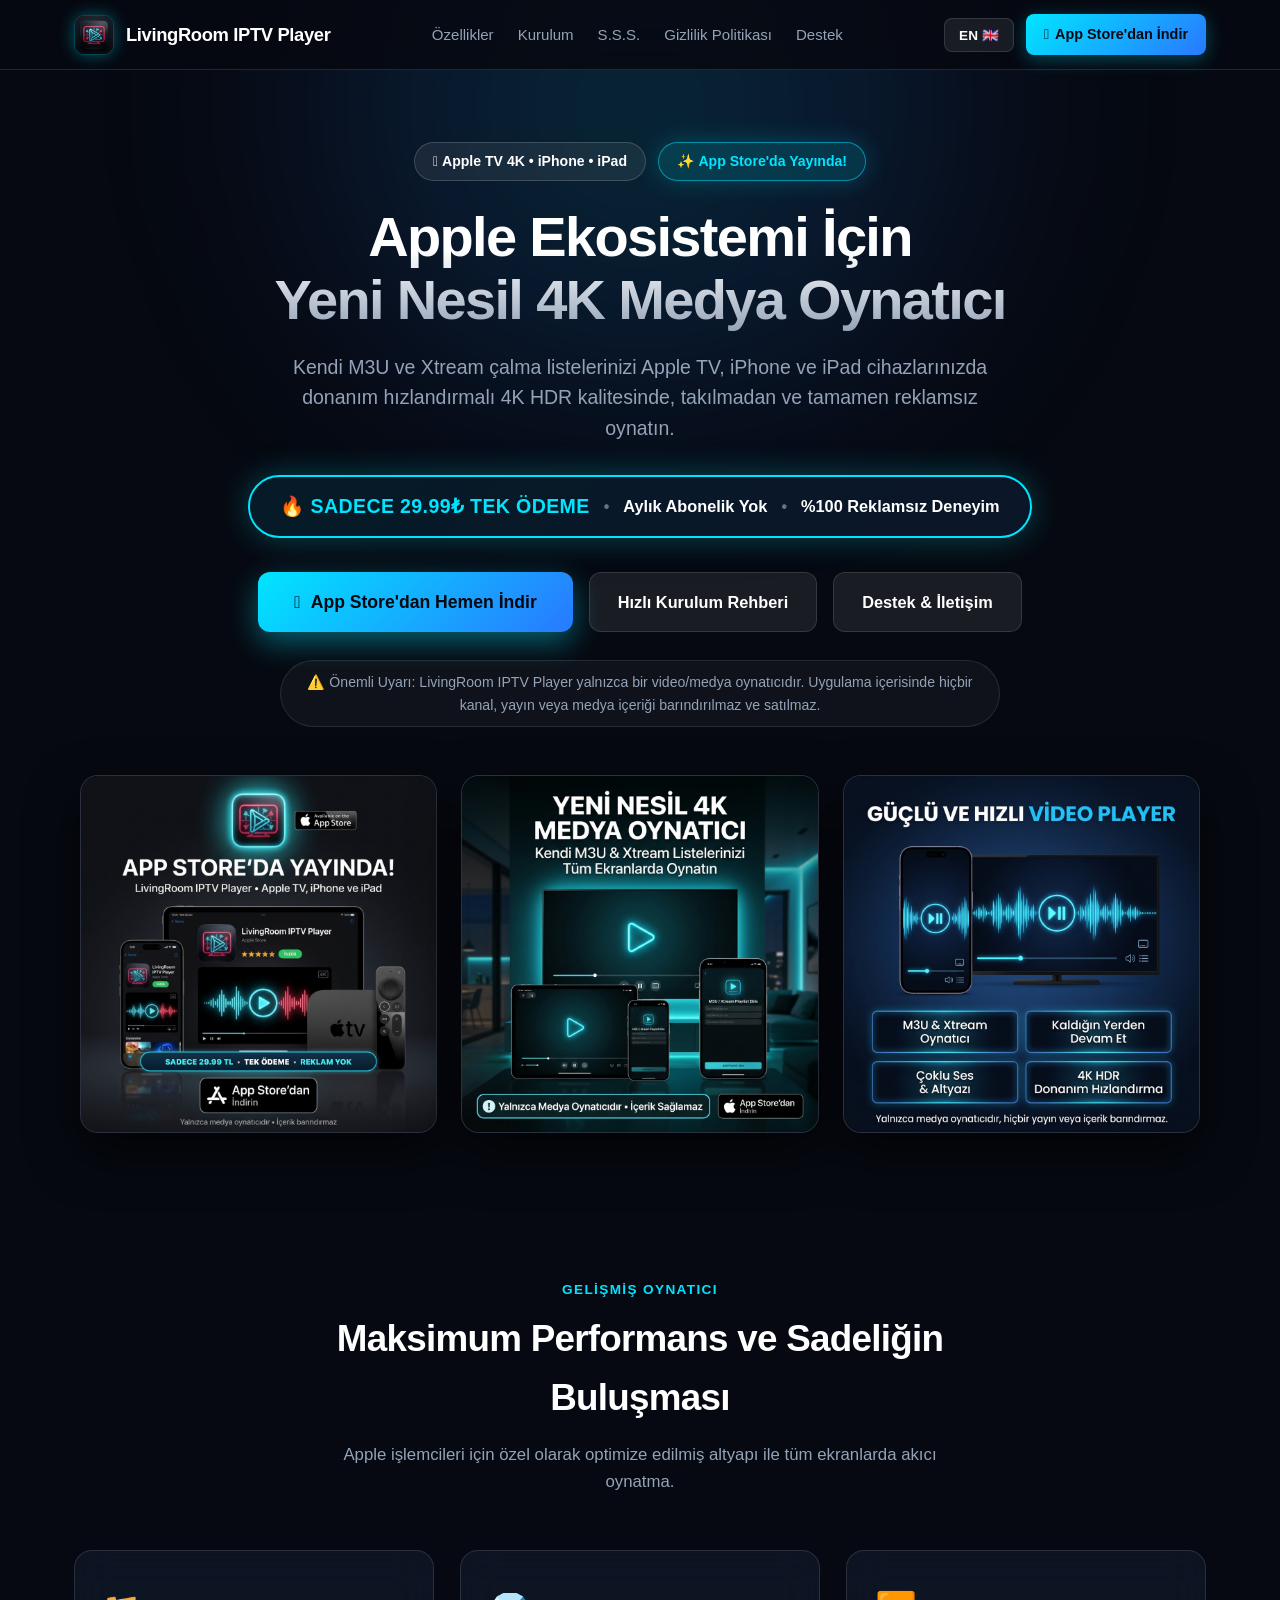
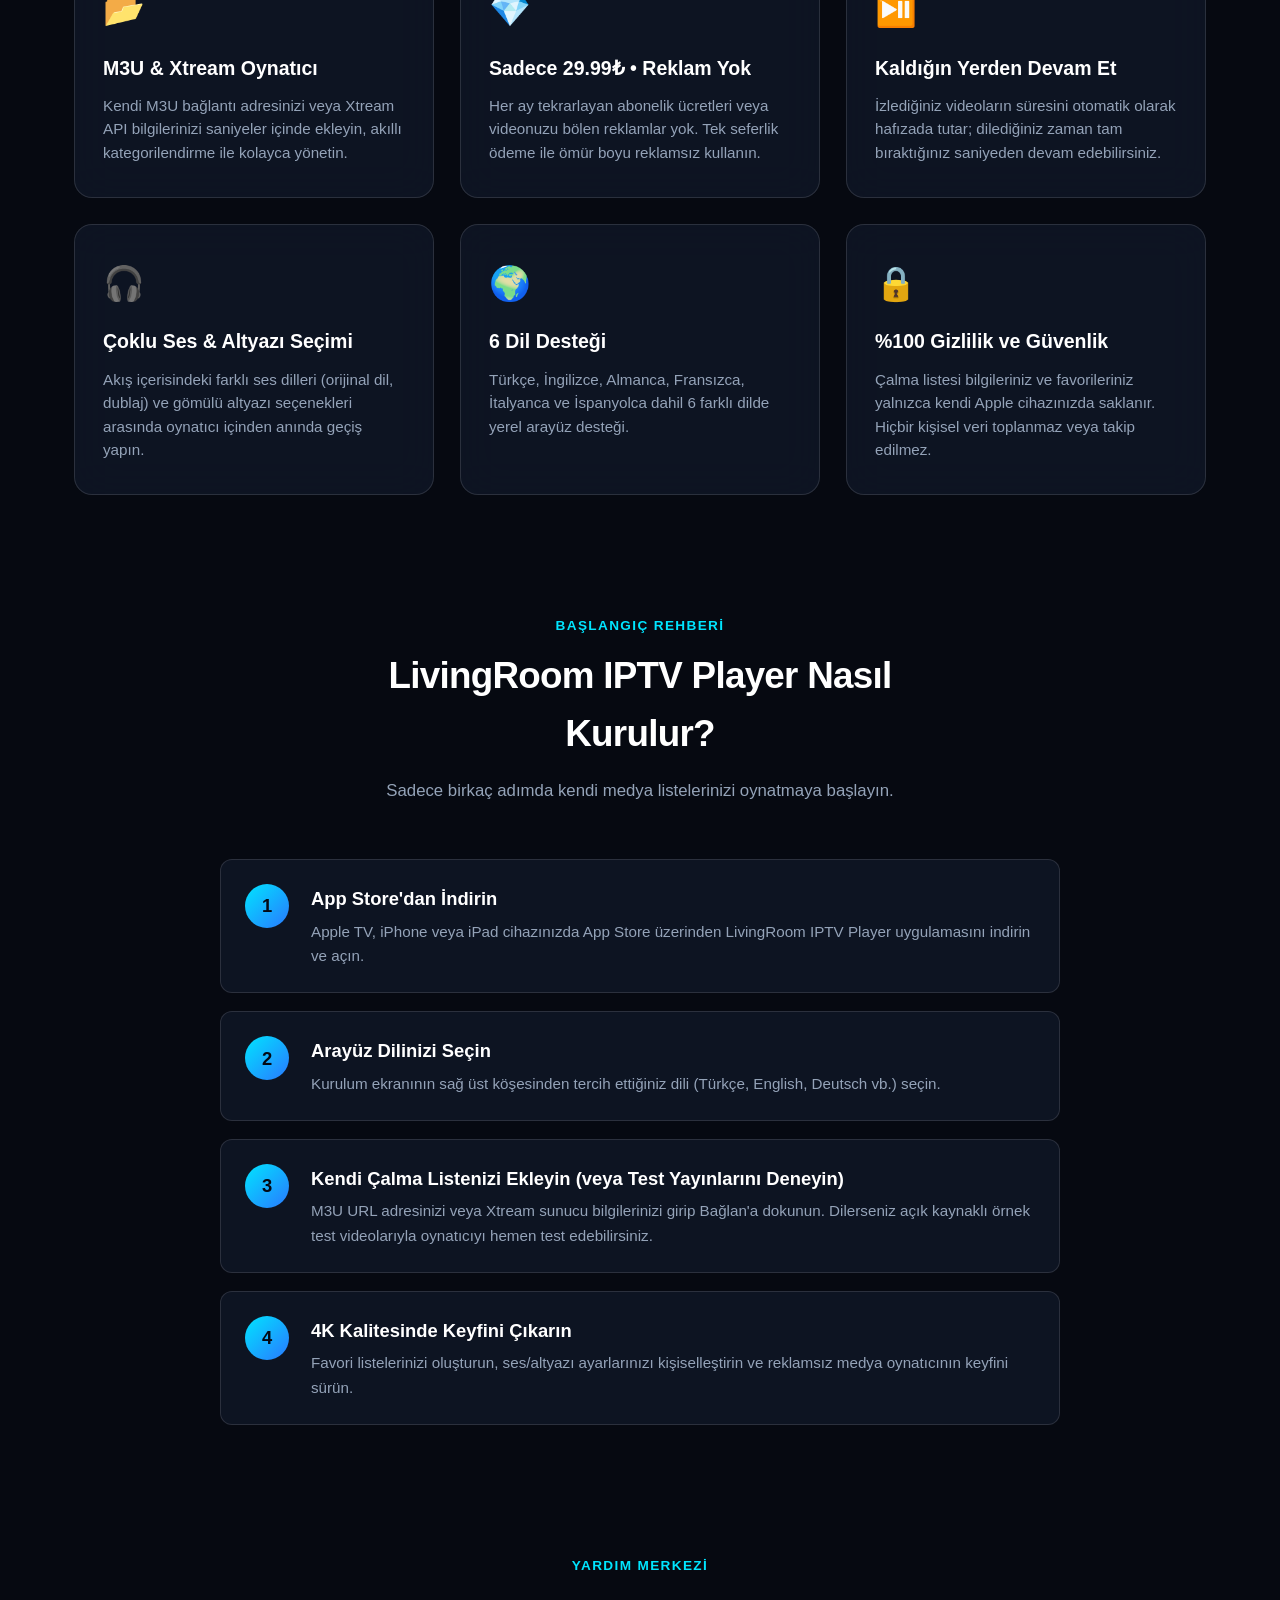
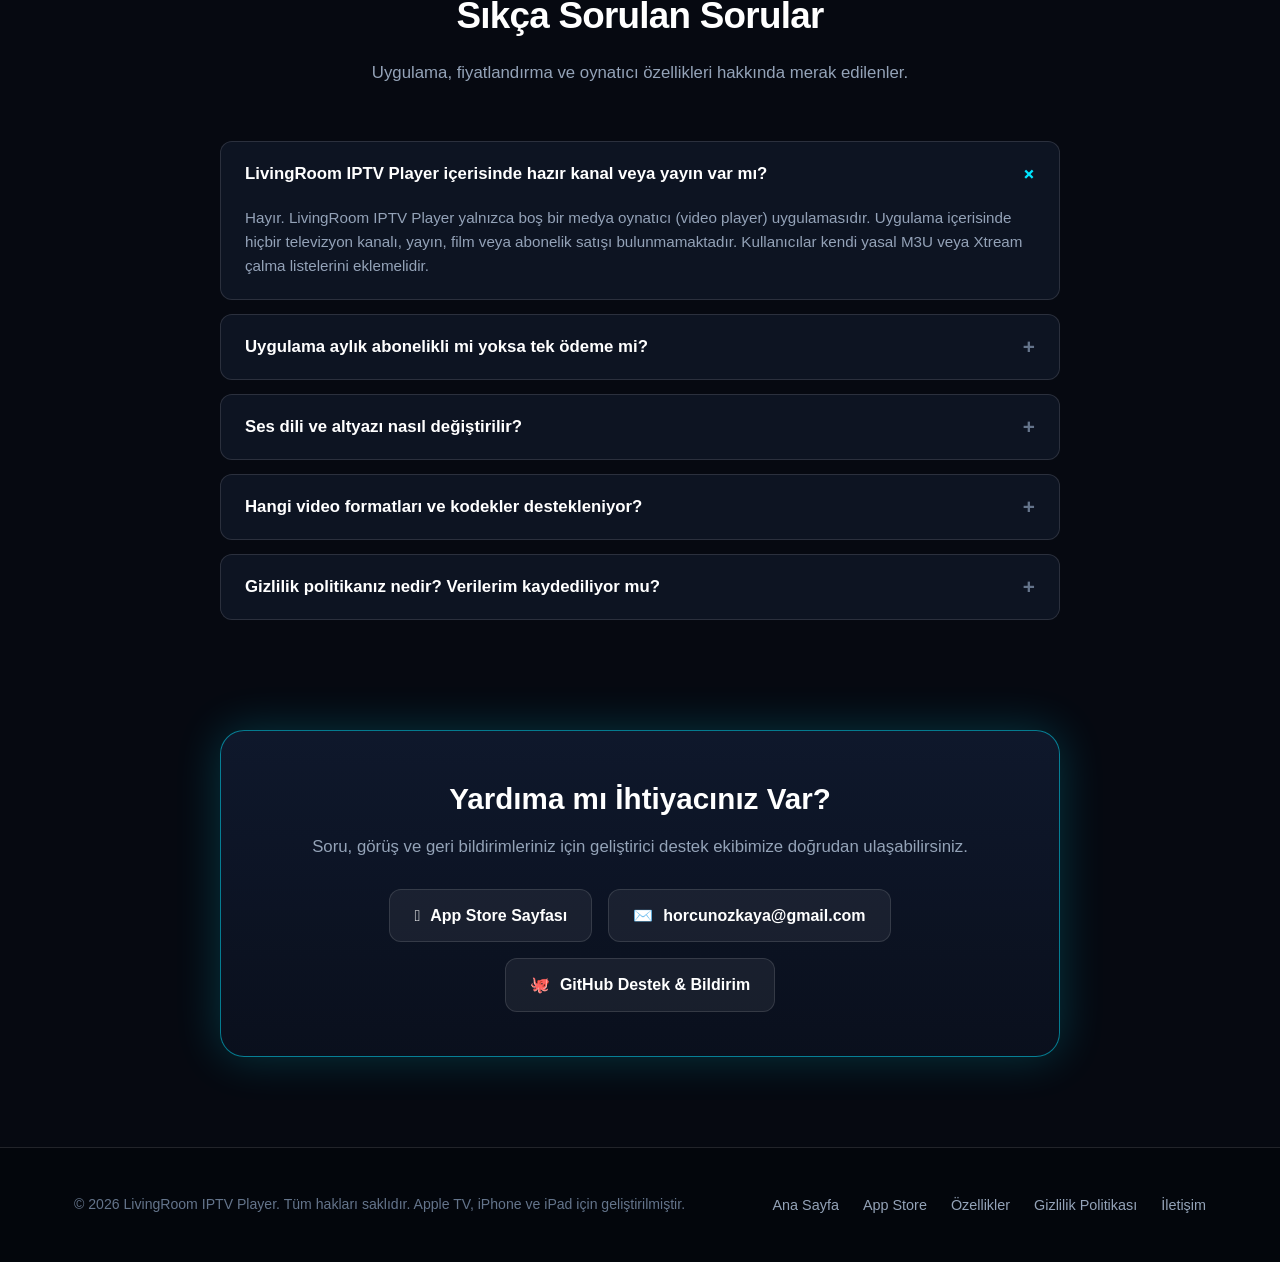
<file: index.html>
<!DOCTYPE html>
<html lang="tr">
<head>
  <meta charset="UTF-8">
  <meta name="viewport" content="width=device-width, initial-scale=1.0">
  <title>LivingRoom IPTV Player — Apple TV, iPhone & iPad için 4K Medya Oynatıcı</title>
  <meta name="description" content="Apple TV (tvOS), iPhone ve iPad (iOS) için geliştirilen 4K HDR M3U & Xtream medya oynatıcı. Sadece 29.99₺ tek ödeme, abonelik yok, %100 reklamsız.">
  <meta property="og:title" content="LivingRoom IPTV Player — 4K Medya Oynatıcı">
  <meta property="og:description" content="Kendi M3U ve Xtream listelerinizi Apple TV, iPhone ve iPad'de 4K kalitesinde oynatın. Sadece 29.99₺ tek ödeme ve %100 reklamsız.">
  <meta property="og:image" content="assets/hero-showcase.jpg">
  <link rel="icon" type="image/png" href="assets/app-logo.png">
  <link rel="stylesheet" href="assets/style.css?v=2">
  <style>
    :root {
      --bg-primary: #060911;
      --bg-secondary: #0c1322;
      --bg-card: rgba(16, 24, 40, 0.78);
      --bg-card-hover: rgba(24, 36, 60, 0.92);
      --border-color: rgba(255, 255, 255, 0.12);
      --border-cyan: rgba(0, 229, 255, 0.5);
      --accent-cyan: #00e5ff;
      --accent-blue: #2979ff;
      --accent-purple: #7c4dff;
      --text-primary: #ffffff;
      --text-secondary: #94a3b8;
      --text-muted: #64748b;
      --font-family: -apple-system, BlinkMacSystemFont, "SF Pro Display", "SF Pro Text", "Inter", "Segoe UI", Roboto, Helvetica, Arial, sans-serif;
      --radius-xl: 24px;
      --radius-lg: 18px;
      --radius-md: 12px;
      --radius-sm: 8px;
      --shadow-glow: 0 0 45px rgba(0, 229, 255, 0.2);
    }

    * {
      margin: 0;
      padding: 0;
      box-sizing: border-box;
    }

    html {
      scroll-behavior: smooth;
    }

    body {
      font-family: var(--font-family);
      background-color: var(--bg-primary);
      color: var(--text-primary);
      line-height: 1.6;
      -webkit-font-smoothing: antialiased;
      overflow-x: hidden;
    }

    .bg-glow {
      position: fixed;
      top: -220px;
      left: 50%;
      transform: translateX(-50%);
      width: 1000px;
      height: 650px;
      background: radial-gradient(circle, rgba(0, 229, 255, 0.16) 0%, rgba(41, 121, 255, 0.12) 42%, transparent 72%);
      pointer-events: none;
      z-index: -1;
      filter: blur(85px);
    }

    .container {
      max-width: 1180px;
      margin: 0 auto;
      padding: 0 24px;
    }

    /* Navbar */
    .navbar {
      position: sticky;
      top: 0;
      z-index: 100;
      background: rgba(6, 9, 17, 0.86);
      backdrop-filter: blur(24px);
      -webkit-backdrop-filter: blur(24px);
      border-bottom: 1px solid var(--border-color);
      padding: 14px 0;
    }

    .nav-content {
      display: flex;
      align-items: center;
      justify-content: space-between;
      gap: 16px;
    }

    .nav-brand {
      display: flex;
      align-items: center;
      gap: 12px;
      text-decoration: none;
      color: var(--text-primary);
      font-weight: 800;
      font-size: 1.15rem;
      letter-spacing: -0.02em;
    }

    .nav-logo {
      width: 40px;
      height: 40px;
      border-radius: 10px;
      object-fit: cover;
      box-shadow: 0 0 16px rgba(0, 229, 255, 0.35);
      border: 1px solid rgba(0, 229, 255, 0.3);
    }

    .nav-links {
      display: flex;
      align-items: center;
      gap: 24px;
      list-style: none;
    }

    .nav-links a {
      text-decoration: none;
      color: var(--text-secondary);
      font-size: 0.94rem;
      font-weight: 500;
      transition: color 0.2s ease;
    }

    .nav-links a:hover {
      color: var(--accent-cyan);
    }

    .nav-actions {
      display: flex;
      align-items: center;
      gap: 12px;
    }

    .lang-switch {
      background: rgba(255, 255, 255, 0.08);
      border: 1px solid var(--border-color);
      color: var(--text-primary);
      padding: 8px 14px;
      border-radius: var(--radius-sm);
      font-size: 0.85rem;
      font-weight: 700;
      cursor: pointer;
      transition: all 0.2s ease;
    }

    .lang-switch:hover {
      border-color: var(--accent-cyan);
      color: var(--accent-cyan);
    }

    .btn-nav-download {
      background: linear-gradient(135deg, #00e5ff, #2979ff);
      color: #040914 !important;
      font-weight: 800 !important;
      font-size: 0.9rem;
      padding: 9px 18px;
      border-radius: var(--radius-sm);
      text-decoration: none !important;
      display: inline-flex;
      align-items: center;
      gap: 6px;
      box-shadow: 0 4px 18px rgba(0, 229, 255, 0.3);
      transition: transform 0.2s ease, box-shadow 0.2s ease;
    }

    .btn-nav-download:hover {
      transform: translateY(-2px);
      box-shadow: 0 6px 24px rgba(0, 229, 255, 0.5);
    }

    /* Hero Section */
    .hero {
      padding: 72px 0 56px;
      text-align: center;
    }

    .hero-badges {
      display: flex;
      justify-content: center;
      gap: 12px;
      flex-wrap: wrap;
      margin-bottom: 24px;
    }

    .badge-pill {
      display: inline-flex;
      align-items: center;
      gap: 8px;
      padding: 7px 18px;
      background: rgba(255, 255, 255, 0.07);
      border: 1px solid rgba(255, 255, 255, 0.16);
      border-radius: 50px;
      font-size: 0.88rem;
      font-weight: 600;
      color: var(--text-primary);
    }

    .badge-pill.highlight {
      background: rgba(0, 229, 255, 0.14);
      border-color: var(--border-cyan);
      color: var(--accent-cyan);
      box-shadow: 0 0 24px rgba(0, 229, 255, 0.22);
    }

    .hero h1 {
      font-size: 3.5rem;
      font-weight: 800;
      letter-spacing: -0.03em;
      line-height: 1.14;
      margin-bottom: 20px;
      background: linear-gradient(180deg, #ffffff 35%, #94a3b8 100%);
      -webkit-background-clip: text;
      -webkit-text-fill-color: transparent;
    }

    .hero p.subtitle {
      font-size: 1.22rem;
      color: var(--text-secondary);
      max-width: 720px;
      margin: 0 auto 32px;
      line-height: 1.55;
    }

    /* Pricing Highlight Banner inside Hero */
    .price-banner {
      display: inline-flex;
      align-items: center;
      gap: 14px;
      flex-wrap: wrap;
      justify-content: center;
      background: linear-gradient(135deg, rgba(6, 28, 42, 0.95), rgba(12, 22, 42, 0.98));
      border: 2px solid #00e5ff;
      border-radius: 60px;
      padding: 14px 30px;
      margin-bottom: 34px;
      box-shadow: 0 0 32px rgba(0, 229, 255, 0.28);
    }

    .price-tag {
      font-size: 1.22rem;
      font-weight: 800;
      color: #00e5ff;
      letter-spacing: 0.02em;
    }

    .price-divider {
      color: rgba(255, 255, 255, 0.4);
      font-weight: 700;
    }

    .price-feature {
      font-size: 1.02rem;
      font-weight: 700;
      color: #ffffff;
    }

    .hero-buttons {
      display: flex;
      justify-content: center;
      gap: 16px;
      margin-bottom: 28px;
      flex-wrap: wrap;
    }

    .btn-appstore {
      background: linear-gradient(135deg, #00e5ff 0%, #2979ff 100%);
      color: #040811 !important;
      text-decoration: none !important;
      font-weight: 800;
      font-size: 1.1rem;
      padding: 16px 36px;
      border-radius: var(--radius-md);
      display: inline-flex;
      align-items: center;
      gap: 10px;
      box-shadow: 0 10px 30px rgba(0, 229, 255, 0.4);
      transition: transform 0.2s ease, box-shadow 0.2s ease;
    }

    .btn-appstore:hover {
      transform: translateY(-3px);
      box-shadow: 0 14px 38px rgba(0, 229, 255, 0.6);
    }

    .btn-secondary {
      background: rgba(255, 255, 255, 0.08);
      border: 1px solid var(--border-color);
      color: #ffffff !important;
      text-decoration: none !important;
      font-weight: 600;
      font-size: 1.02rem;
      padding: 16px 28px;
      border-radius: var(--radius-md);
      transition: background 0.2s ease, border-color 0.2s ease;
    }

    .btn-secondary:hover {
      background: rgba(255, 255, 255, 0.14);
      border-color: rgba(255, 255, 255, 0.3);
    }

    .disclaimer-note {
      font-size: 0.88rem;
      color: var(--text-secondary);
      max-width: 720px;
      margin: 0 auto 48px;
      padding: 10px 20px;
      border-radius: 50px;
      background: rgba(255, 255, 255, 0.04);
      border: 1px solid rgba(255, 255, 255, 0.1);
    }

    /* Showcase Grid */
    .showcase-grid {
      display: grid;
      grid-template-columns: repeat(3, 1fr);
      gap: 24px;
      max-width: 1120px;
      margin: 0 auto;
    }

    .showcase-card {
      border-radius: var(--radius-lg);
      overflow: hidden;
      border: 1px solid var(--border-color);
      box-shadow: 0 20px 50px rgba(0, 0, 0, 0.65);
      transition: transform 0.3s ease, border-color 0.3s ease;
      background: var(--bg-secondary);
    }

    .showcase-card:hover {
      transform: translateY(-6px);
      border-color: var(--border-cyan);
    }

    .showcase-card img {
      width: 100%;
      height: auto;
      display: block;
    }

    /* Features Section */
    .features {
      padding: 90px 0 60px;
    }

    .section-header {
      text-align: center;
      max-width: 640px;
      margin: 0 auto 54px;
    }

    .section-header .tag {
      color: var(--accent-cyan);
      font-weight: 700;
      text-transform: uppercase;
      font-size: 0.85rem;
      letter-spacing: 0.1em;
      margin-bottom: 10px;
      display: block;
    }

    .section-header h2 {
      font-size: 2.3rem;
      font-weight: 800;
      margin-bottom: 14px;
      letter-spacing: -0.02em;
    }

    .section-header p {
      color: var(--text-secondary);
      font-size: 1.05rem;
    }

    .grid-3 {
      display: grid;
      grid-template-columns: repeat(auto-fit, minmax(320px, 1fr));
      gap: 26px;
    }

    .card {
      background: var(--bg-card);
      backdrop-filter: blur(20px);
      border: 1px solid var(--border-color);
      border-radius: var(--radius-lg);
      padding: 32px 28px;
      transition: transform 0.25s ease, border-color 0.25s ease, background 0.25s ease;
    }

    .card:hover {
      transform: translateY(-4px);
      background: var(--bg-card-hover);
      border-color: var(--border-cyan);
    }

    .card-icon {
      font-size: 2.1rem;
      margin-bottom: 16px;
      display: inline-block;
    }

    .card h3 {
      font-size: 1.22rem;
      font-weight: 700;
      margin-bottom: 10px;
    }

    .card p {
      color: var(--text-secondary);
      font-size: 0.95rem;
      line-height: 1.55;
    }

    /* Setup Guide */
    .setup-guide {
      padding: 60px 0;
    }

    .steps-list {
      display: flex;
      flex-direction: column;
      gap: 18px;
      max-width: 840px;
      margin: 0 auto;
    }

    .step-card {
      display: flex;
      gap: 22px;
      background: var(--bg-card);
      border: 1px solid var(--border-color);
      border-radius: var(--radius-md);
      padding: 24px;
      align-items: flex-start;
    }

    .step-number {
      flex-shrink: 0;
      width: 44px;
      height: 44px;
      border-radius: 50%;
      background: linear-gradient(135deg, var(--accent-cyan), var(--accent-blue));
      color: #040914;
      font-weight: 800;
      font-size: 1.15rem;
      display: flex;
      align-items: center;
      justify-content: center;
    }

    .step-info h4 {
      font-size: 1.15rem;
      font-weight: 700;
      margin-bottom: 6px;
    }

    .step-info p {
      color: var(--text-secondary);
      font-size: 0.95rem;
    }

    /* FAQ Section */
    .faq-section {
      padding: 70px 0;
    }

    .faq-list {
      max-width: 840px;
      margin: 0 auto;
      display: flex;
      flex-direction: column;
      gap: 14px;
    }

    .faq-item {
      background: var(--bg-card);
      border: 1px solid var(--border-color);
      border-radius: var(--radius-md);
      overflow: hidden;
    }

    .faq-question {
      width: 100%;
      text-align: left;
      padding: 20px 24px;
      background: none;
      border: none;
      color: var(--text-primary);
      font-size: 1.05rem;
      font-weight: 600;
      font-family: inherit;
      cursor: pointer;
      display: flex;
      justify-content: space-between;
      align-items: center;
    }

    .faq-question:hover {
      color: var(--accent-cyan);
    }

    .faq-icon {
      transition: transform 0.3s ease;
      font-size: 1.3rem;
      color: var(--text-muted);
    }

    .faq-item.active .faq-icon {
      transform: rotate(45deg);
      color: var(--accent-cyan);
    }

    .faq-answer {
      max-height: 0;
      overflow: hidden;
      transition: max-height 0.3s ease, padding 0.3s ease;
      color: var(--text-secondary);
      font-size: 0.95rem;
      padding: 0 24px;
      line-height: 1.6;
    }

    .faq-item.active .faq-answer {
      max-height: 320px;
      padding: 0 24px 20px;
    }

    /* Support Card */
    .contact-section {
      padding: 40px 0 20px;
    }

    .support-card {
      max-width: 840px;
      margin: 0 auto;
      background: linear-gradient(180deg, rgba(16, 26, 46, 0.92) 0%, rgba(10, 16, 30, 0.96) 100%);
      border: 1px solid var(--border-cyan);
      border-radius: var(--radius-xl);
      padding: 44px 36px;
      box-shadow: var(--shadow-glow);
      text-align: center;
    }

    .support-card h3 {
      font-size: 1.85rem;
      font-weight: 800;
      margin-bottom: 12px;
    }

    .support-card p {
      color: var(--text-secondary);
      font-size: 1.05rem;
      margin-bottom: 28px;
    }

    .contact-badges {
      display: flex;
      justify-content: center;
      gap: 16px;
      flex-wrap: wrap;
    }

    .contact-pill {
      display: inline-flex;
      align-items: center;
      gap: 10px;
      padding: 13px 24px;
      border-radius: var(--radius-md);
      background: rgba(255, 255, 255, 0.06);
      border: 1px solid var(--border-color);
      color: var(--text-primary) !important;
      text-decoration: none !important;
      font-weight: 600;
      transition: all 0.2s ease;
    }

    .contact-pill:hover {
      background: rgba(0, 229, 255, 0.12);
      border-color: var(--accent-cyan);
      transform: translateY(-2px);
    }

    /* Footer */
    footer {
      border-top: 1px solid var(--border-color);
      padding: 44px 0;
      margin-top: 70px;
      background: rgba(4, 7, 13, 0.95);
    }

    .footer-content {
      display: flex;
      justify-content: space-between;
      align-items: center;
      flex-wrap: wrap;
      gap: 20px;
    }

    .footer-copy {
      color: var(--text-muted);
      font-size: 0.88rem;
    }

    .footer-links {
      display: flex;
      gap: 24px;
      list-style: none;
      flex-wrap: wrap;
    }

    .footer-links a {
      color: var(--text-secondary);
      text-decoration: none;
      font-size: 0.9rem;
      transition: color 0.2s ease;
    }

    .footer-links a:hover {
      color: var(--accent-cyan);
    }

    @media (max-width: 900px) {
      .showcase-grid {
        grid-template-columns: 1fr;
        max-width: 520px;
      }
    }

    @media (max-width: 768px) {
      .hero h1 {
        font-size: 2.35rem;
      }
      .nav-links {
        display: none;
      }
      .price-banner {
        border-radius: 20px;
        padding: 14px 20px;
      }
      .step-card {
        flex-direction: column;
        gap: 14px;
      }
      .support-card {
        padding: 28px 20px;
      }
    }
  </style>
  <!-- Meta Pixel Code -->
<script>
!function(f,b,e,v,n,t,s){if(f.fbq)return;n=f.fbq=function(){n.callMethod?
n.callMethod.apply(n,arguments):n.queue.push(arguments)};if(!f._fbq)f._fbq=n;
n.push=n;n.loaded=!0;n.version='2.0';n.queue=[];t=b.createElement(e);t.async=!0;
t.src=v;s=b.getElementsByTagName(e)[0];s.parentNode.insertBefore(t,s)}(window,
document,'script','https://connect.facebook.net/en_US/fbevents.js');
fbq('init', '1131233932855318');
fbq('track', 'PageView');
</script>
<noscript><img height="1" width="1" style="display:none"
src="https://www.facebook.com/tr?id=1131233932855318&ev=PageView&noscript=1"/></noscript>
<!-- End Meta Pixel Code -->
</head>
<body>
  <div class="bg-glow"></div>

  <!-- Navbar -->
  <header class="navbar">
    <div class="container nav-content">
      <a href="index.html" class="nav-brand">
        <img src="assets/app-logo.png" alt="LivingRoom IPTV Player Logo" class="nav-logo">
        <span>LivingRoom IPTV Player</span>
      </a>
      <ul class="nav-links">
        <li><a href="#features" data-tr="Özellikler" data-en="Features">Özellikler</a></li>
        <li><a href="#guide" data-tr="Kurulum" data-en="Setup Guide">Kurulum</a></li>
        <li><a href="#faq" data-tr="S.S.S." data-en="FAQ">S.S.S.</a></li>
        <li><a href="privacy.html" data-tr="Gizlilik Politikası" data-en="Privacy Policy">Gizlilik Politikası</a></li>
        <li><a href="#contact" data-tr="Destek" data-en="Support">Destek</a></li>
      </ul>
      <div class="nav-actions">
        <button class="lang-switch" id="langBtn" type="button" onclick="toggleLang()">EN 🇬🇧</button>
        <a href="https://apps.apple.com/tr/app/livingroom-iptv-player/id6827553919?l=tr" target="_blank" rel="noopener" class="btn-nav-download">
          <span></span>
          <span data-tr="App Store'dan İndir" data-en="Download on App Store">App Store'dan İndir</span>
        </a>
      </div>
    </div>
  </header>

  <!-- Hero Section -->
  <section class="hero">
    <div class="container">
      <div class="hero-badges">
        <div class="badge-pill">
          <span> Apple TV 4K • iPhone • iPad</span>
        </div>
        <div class="badge-pill highlight">
          <span data-tr="✨ App Store'da Yayında!" data-en="✨ Available on the App Store!">✨ App Store'da Yayında!</span>
        </div>
      </div>

      <h1 data-tr="Apple Ekosistemi İçin<br>Yeni Nesil 4K Medya Oynatıcı" data-en="Next-Gen 4K Media Player<br>For the Apple Ecosystem">
        Apple Ekosistemi İçin<br>Yeni Nesil 4K Medya Oynatıcı
      </h1>

      <p class="subtitle" data-tr="Kendi M3U ve Xtream çalma listelerinizi Apple TV, iPhone ve iPad cihazlarınızda donanım hızlandırmalı 4K HDR kalitesinde, takılmadan ve tamamen reklamsız oynatın." data-en="Play your own M3U and Xtream playlists across Apple TV, iPhone, and iPad with hardware-accelerated 4K HDR playback and zero ads.">
        Kendi M3U ve Xtream çalma listelerinizi Apple TV, iPhone ve iPad cihazlarınızda donanım hızlandırmalı 4K HDR kalitesinde, takılmadan ve tamamen reklamsız oynatın.
      </p>

      <!-- One-Time Payment & No Ads Highlight -->
      <div class="price-banner">
        <span class="price-tag" data-tr="🔥 SADECE 29.99₺ TEK ÖDEME" data-en="🔥 ONE-TIME PURCHASE (₺29.99)">🔥 SADECE 29.99₺ TEK ÖDEME</span>
        <span class="price-divider">•</span>
        <span class="price-feature" data-tr="Aylık Abonelik Yok" data-en="No Monthly Subscriptions">Aylık Abonelik Yok</span>
        <span class="price-divider">•</span>
        <span class="price-feature" data-tr="%100 Reklamsız Deneyim" data-en="100% Ad-Free Experience">%100 Reklamsız Deneyim</span>
      </div>

      <div class="hero-buttons">
        <a href="https://apps.apple.com/tr/app/livingroom-iptv-player/id6827553919?l=tr" target="_blank" rel="noopener" class="btn-appstore">
          <span></span>
          <span data-tr="App Store'dan Hemen İndir" data-en="Download on the App Store">App Store'dan Hemen İndir</span>
        </a>
        <a href="#guide" class="btn-secondary" data-tr="Hızlı Kurulum Rehberi" data-en="Quick Setup Guide">Hızlı Kurulum Rehberi</a>
        <a href="#contact" class="btn-secondary" data-tr="Destek & İletişim" data-en="Contact Support">Destek & İletişim</a>
      </div>

      <div class="disclaimer-note" data-tr="⚠️ Önemli Uyarı: LivingRoom IPTV Player yalnızca bir video/medya oynatıcıdır. Uygulama içerisinde hiçbir kanal, yayın veya medya içeriği barındırılmaz ve satılmaz." data-en="⚠️ Important Notice: LivingRoom IPTV Player is strictly a media player application. It does not host, provide, or sell any TV channels, streams, or media content.">
        ⚠️ Önemli Uyarı: LivingRoom IPTV Player yalnızca bir video/medya oynatıcıdır. Uygulama içerisinde hiçbir kanal, yayın veya medya içeriği barındırılmaz ve satılmaz.
      </div>

      <!-- 3-Card Product Showcase -->
      <div class="showcase-grid">
        <div class="showcase-card">
          <img src="assets/hero-showcase.jpg" alt="LivingRoom IPTV Player App Store Showcase" onerror="this.src='assets/screenshot.png'">
        </div>
        <div class="showcase-card">
          <img src="assets/ecosystem-preview.jpg" alt="Apple TV, iPad and iPhone Media Player" onerror="this.src='assets/screenshot.png'">
        </div>
        <div class="showcase-card">
          <img src="assets/features-preview.jpg" alt="4K Video Player Features" onerror="this.src='assets/screenshot.png'">
        </div>
      </div>
    </div>
  </section>

  <!-- Features Section -->
  <section class="features" id="features">
    <div class="container">
      <div class="section-header">
        <span class="tag" data-tr="Gelişmiş Oynatıcı" data-en="Advanced Media Player">Gelişmiş Oynatıcı</span>
        <h2 data-tr="Maksimum Performans ve Sadeliğin Buluşması" data-en="Engineered for Performance & Simplicity">Maksimum Performans ve Sadeliğin Buluşması</h2>
        <p data-tr="Apple işlemcileri için özel olarak optimize edilmiş altyapı ile tüm ekranlarda akıcı oynatma." data-en="Built from the ground up to take full advantage of Apple Silicon hardware decoding.">Apple işlemcileri için özel olarak optimize edilmiş altyapı ile tüm ekranlarda akıcı oynatma.</p>
      </div>

      <div class="grid-3">
        <div class="card">
          <div class="card-icon">📂</div>
          <h3 data-tr="M3U & Xtream Oynatıcı" data-en="M3U & Xtream Playlist Player">M3U & Xtream Oynatıcı</h3>
          <p data-tr="Kendi M3U bağlantı adresinizi veya Xtream API bilgilerinizi saniyeler içinde ekleyin, akıllı kategorilendirme ile kolayca yönetin." data-en="Import your personal M3U URLs or Xtream API credentials in seconds with fast automatic categorization.">Kendi M3U bağlantı adresinizi veya Xtream API bilgilerinizi saniyeler içinde ekleyin, akıllı kategorilendirme ile kolayca yönetin.</p>
        </div>

        <div class="card">
          <div class="card-icon">💎</div>
          <h3 data-tr="Sadece 29.99₺ • Reklam Yok" data-en="One-Time Purchase • Zero Ads">Sadece 29.99₺ • Reklam Yok</h3>
          <p data-tr="Her ay tekrarlayan abonelik ücretleri veya videonuzu bölen reklamlar yok. Tek seferlik ödeme ile ömür boyu reklamsız kullanın." data-en="No recurring monthly fees and zero interrupting ads. Enjoy lifetime ad-free access with a single one-time purchase.">Her ay tekrarlayan abonelik ücretleri veya videonuzu bölen reklamlar yok. Tek seferlik ödeme ile ömür boyu reklamsız kullanın.</p>
        </div>

        <div class="card">
          <div class="card-icon">⏯️</div>
          <h3 data-tr="Kaldığın Yerden Devam Et" data-en="Smart Resume Playback">Kaldığın Yerden Devam Et</h3>
          <p data-tr="İzlediğiniz videoların süresini otomatik olarak hafızada tutar; dilediğiniz zaman tam bıraktığınız saniyeden devam edebilirsiniz." data-en="Automatically remembers your playback position so you can resume your videos right where you left off.">İzlediğiniz videoların süresini otomatik olarak hafızada tutar; dilediğiniz zaman tam bıraktığınız saniyeden devam edebilirsiniz.</p>
        </div>

        <div class="card">
          <div class="card-icon">🎧</div>
          <h3 data-tr="Çoklu Ses & Altyazı Seçimi" data-en="Multi-Audio & Subtitle Tracks">Çoklu Ses & Altyazı Seçimi</h3>
          <p data-tr="Akış içerisindeki farklı ses dilleri (orijinal dil, dublaj) ve gömülü altyazı seçenekleri arasında oynatıcı içinden anında geçiş yapın." data-en="Switch effortlessly between embedded audio tracks and subtitle languages directly from the player HUD.">Akış içerisindeki farklı ses dilleri (orijinal dil, dublaj) ve gömülü altyazı seçenekleri arasında oynatıcı içinden anında geçiş yapın.</p>
        </div>

        <div class="card">
          <div class="card-icon">🌍</div>
          <h3 data-tr="6 Dil Desteği" data-en="6 Interface Languages">6 Dil Desteği</h3>
          <p data-tr="Türkçe, İngilizce, Almanca, Fransızca, İtalyanca ve İspanyolca dahil 6 farklı dilde yerel arayüz desteği." data-en="Full native interface localization for Turkish, English, German, French, Italian, and Spanish.">Türkçe, İngilizce, Almanca, Fransızca, İtalyanca ve İspanyolca dahil 6 farklı dilde yerel arayüz desteği.</p>
        </div>

        <div class="card">
          <div class="card-icon">🔒</div>
          <h3 data-tr="%100 Gizlilik ve Güvenlik" data-en="100% Private & On-Device">%100 Gizlilik ve Güvenlik</h3>
          <p data-tr="Çalma listesi bilgileriniz ve favorileriniz yalnızca kendi Apple cihazınızda saklanır. Hiçbir kişisel veri toplanmaz veya takip edilmez." data-en="Your playlist URLs and credentials remain strictly on your device. Zero analytics tracking and zero personal data collection.">Çalma listesi bilgileriniz ve favorileriniz yalnızca kendi Apple cihazınızda saklanır. Hiçbir kişisel veri toplanmaz veya takip edilmez.</p>
        </div>
      </div>
    </div>
  </section>

  <!-- Setup Guide Section -->
  <section class="setup-guide" id="guide">
    <div class="container">
      <div class="section-header">
        <span class="tag" data-tr="Başlangıç Rehberi" data-en="Getting Started">Başlangıç Rehberi</span>
        <h2 data-tr="LivingRoom IPTV Player Nasıl Kurulur?" data-en="How to Set Up LivingRoom IPTV Player">LivingRoom IPTV Player Nasıl Kurulur?</h2>
        <p data-tr="Sadece birkaç adımda kendi medya listelerinizi oynatmaya başlayın." data-en="Follow these quick steps to start playing your media playlists.">Sadece birkaç adımda kendi medya listelerinizi oynatmaya başlayın.</p>
      </div>

      <div class="steps-list">
        <div class="step-card">
          <div class="step-number">1</div>
          <div class="step-info">
            <h4 data-tr="App Store'dan İndirin" data-en="Download from the App Store">App Store'dan İndirin</h4>
            <p data-tr="Apple TV, iPhone veya iPad cihazınızda App Store üzerinden LivingRoom IPTV Player uygulamasını indirin ve açın." data-en="Download and launch LivingRoom IPTV Player from the App Store on your Apple TV, iPhone, or iPad.">Apple TV, iPhone veya iPad cihazınızda App Store üzerinden LivingRoom IPTV Player uygulamasını indirin ve açın.</p>
          </div>
        </div>

        <div class="step-card">
          <div class="step-number">2</div>
          <div class="step-info">
            <h4 data-tr="Arayüz Dilinizi Seçin" data-en="Choose Your Interface Language">Arayüz Dilinizi Seçin</h4>
            <p data-tr="Kurulum ekranının sağ üst köşesinden tercih ettiğiniz dili (Türkçe, English, Deutsch vb.) seçin." data-en="Select your preferred language (Turkish, English, German, etc.) from the top-right corner of the setup screen.">Kurulum ekranının sağ üst köşesinden tercih ettiğiniz dili (Türkçe, English, Deutsch vb.) seçin.</p>
          </div>
        </div>

        <div class="step-card">
          <div class="step-number">3</div>
          <div class="step-info">
            <h4 data-tr="Kendi Çalma Listenizi Ekleyin (veya Test Yayınlarını Deneyin)" data-en="Add Your Playlist (or Try Sample Streams)">Kendi Çalma Listenizi Ekleyin (veya Test Yayınlarını Deneyin)</h4>
            <p data-tr="M3U URL adresinizi veya Xtream sunucu bilgilerinizi girip Bağlan'a dokunun. Dilerseniz açık kaynaklı örnek test videolarıyla oynatıcıyı hemen test edebilirsiniz." data-en="Enter your M3U URL or Xtream server credentials and tap Connect, or test the player immediately with built-in open-source sample streams.">M3U URL adresinizi veya Xtream sunucu bilgilerinizi girip Bağlan'a dokunun. Dilerseniz açık kaynaklı örnek test videolarıyla oynatıcıyı hemen test edebilirsiniz.</p>
          </div>
        </div>

        <div class="step-card">
          <div class="step-number">4</div>
          <div class="step-info">
            <h4 data-tr="4K Kalitesinde Keyfini Çıkarın" data-en="Enjoy 4K HDR Playback">4K Kalitesinde Keyfini Çıkarın</h4>
            <p data-tr="Favori listelerinizi oluşturun, ses/altyazı ayarlarınızı kişiselleştirin ve reklamsız medya oynatıcının keyfini sürün." data-en="Organize your favorites, switch audio/subtitle tracks on the fly, and enjoy smooth ad-free playback.">Favori listelerinizi oluşturun, ses/altyazı ayarlarınızı kişiselleştirin ve reklamsız medya oynatıcının keyfini sürün.</p>
          </div>
        </div>
      </div>
    </div>
  </section>

  <!-- FAQ Section -->
  <section class="faq-section" id="faq">
    <div class="container">
      <div class="section-header">
        <span class="tag" data-tr="Yardım Merkezi" data-en="Help & Troubleshooting">Yardım Merkezi</span>
        <h2 data-tr="Sıkça Sorulan Sorular" data-en="Frequently Asked Questions">Sıkça Sorulan Sorular</h2>
        <p data-tr="Uygulama, fiyatlandırma ve oynatıcı özellikleri hakkında merak edilenler." data-en="Answers to common questions about pricing, playlists, and playback.">Uygulama, fiyatlandırma ve oynatıcı özellikleri hakkında merak edilenler.</p>
      </div>

      <div class="faq-list">
        <div class="faq-item active">
          <button class="faq-question" type="button">
            <span data-tr="LivingRoom IPTV Player içerisinde hazır kanal veya yayın var mı?" data-en="Does LivingRoom IPTV Player include any TV channels or media content?">LivingRoom IPTV Player içerisinde hazır kanal veya yayın var mı?</span>
            <span class="faq-icon">+</span>
          </button>
          <div class="faq-answer">
            <p data-tr="Hayır. LivingRoom IPTV Player yalnızca boş bir medya oynatıcı (video player) uygulamasıdır. Uygulama içerisinde hiçbir televizyon kanalı, yayın, film veya abonelik satışı bulunmamaktadır. Kullanıcılar kendi yasal M3U veya Xtream çalma listelerini eklemelidir." data-en="No. LivingRoom IPTV Player is strictly a general-purpose media player application. It does not provide, host, or sell any TV channels, streams, or media content. Users must supply their own legal playlists.">Hayır. LivingRoom IPTV Player yalnızca boş bir medya oynatıcı (video player) uygulamasıdır. Uygulama içerisinde hiçbir televizyon kanalı, yayın, film veya abonelik satışı bulunmamaktadır. Kullanıcılar kendi yasal M3U veya Xtream çalma listelerini eklemelidir.</p>
          </div>
        </div>

        <div class="faq-item">
          <button class="faq-question" type="button">
            <span data-tr="Uygulama aylık abonelikli mi yoksa tek ödeme mi?" data-en="Is there a monthly subscription or is it a one-time purchase?">Uygulama aylık abonelikli mi yoksa tek ödeme mi?</span>
            <span class="faq-icon">+</span>
          </button>
          <div class="faq-answer">
            <p data-tr="LivingRoom IPTV Player sadece 29.99₺ tek seferlik ödemedir. Aylık veya yıllık tekrarlayan abonelik ücreti yoktur ve uygulama içi reklam içermez." data-en="LivingRoom IPTV Player is a one-time purchase (₺29.99 in Turkey). There are no recurring monthly or yearly subscriptions and zero advertisements.">LivingRoom IPTV Player sadece 29.99₺ tek seferlik ödemedir. Aylık veya yıllık tekrarlayan abonelik ücreti yoktur ve uygulama içi reklam içermez.</p>
          </div>
        </div>

        <div class="faq-item">
          <button class="faq-question" type="button">
            <span data-tr="Ses dili ve altyazı nasıl değiştirilir?" data-en="How do I change audio tracks or subtitles?">Ses dili ve altyazı nasıl değiştirilir?</span>
            <span class="faq-icon">+</span>
          </button>
          <div class="faq-answer">
            <p data-tr="Video oynatılırken ekrana dokunarak (veya Apple TV kumandasında Seç tuşuna basarak) oynatıcı kontrol panelini açın. Ses ve Altyazı ikonuna tıklayarak akışta bulunan diller arasında anında geçiş yapabilirsiniz." data-en="While playing a video, bring up the player overlay controls and select the Audio & Subtitles menu to switch between embedded language tracks.">Video oynatılırken ekrana dokunarak (veya Apple TV kumandasında Seç tuşuna basarak) oynatıcı kontrol panelini açın. Ses ve Altyazı ikonuna tıklayarak akışta bulunan diller arasında anında geçiş yapabilirsiniz.</p>
          </div>
        </div>

        <div class="faq-item">
          <button class="faq-question" type="button">
            <span data-tr="Hangi video formatları ve kodekler destekleniyor?" data-en="What video formats and codecs are supported?">Hangi video formatları ve kodekler destekleniyor?</span>
            <span class="faq-icon">+</span>
          </button>
          <div class="faq-answer">
            <p data-tr="HLS (.m3u8), MPEG-TS (.ts), MP4, MKV, AVI konteyner formatları ile H.264, HEVC (H.265), AAC, AC3 ve EAC3 ses/görüntü kodekleri donanım hızlandırmalı olarak desteklenmektedir." data-en="Supports HLS (.m3u8), MPEG-TS (.ts), MP4, MKV, AVI, and major codecs including H.264, HEVC / H.265, AAC, AC3, and EAC3 with hardware acceleration.">HLS (.m3u8), MPEG-TS (.ts), MP4, MKV, AVI konteyner formatları ile H.264, HEVC (H.265), AAC, AC3 ve EAC3 ses/görüntü kodekleri donanım hızlandırmalı olarak desteklenmektedir.</p>
          </div>
        </div>

        <div class="faq-item">
          <button class="faq-question" type="button">
            <span data-tr="Gizlilik politikanız nedir? Verilerim kaydediliyor mu?" data-en="What is your privacy policy? Do you collect user data?">Gizlilik politikanız nedir? Verilerim kaydediliyor mu?</span>
            <span class="faq-icon">+</span>
          </button>
          <div class="faq-answer">
            <p data-tr="LivingRoom IPTV Player sıfır kişisel veri toplar. Eklediğiniz çalma listeleri, sunucu adresleri ve favorileriniz yalnızca kendi cihazınızın yerel hafızasında tutulur; hiçbir dış sunucuya gönderilmez." data-en="We collect zero personal data. Your playlists, server credentials, and favorites are stored exclusively on your local Apple device.">LivingRoom IPTV Player sıfır kişisel veri toplar. Eklediğiniz çalma listeleri, sunucu adresleri ve favorileriniz yalnızca kendi cihazınızın yerel hafızasında tutulur; hiçbir dış sunucuya gönderilmez.</p>
          </div>
        </div>
      </div>
    </div>
  </section>

  <!-- Contact & Support Section -->
  <section class="contact-section" id="contact">
    <div class="container">
      <div class="support-card">
        <h3 data-tr="Yardıma mı İhtiyacınız Var?" data-en="Need Help or Support?">Yardıma mı İhtiyacınız Var?</h3>
        <p data-tr="Soru, görüş ve geri bildirimleriniz için geliştirici destek ekibimize doğrudan ulaşabilirsiniz." data-en="Reach out to our developer support team for any questions, bug reports, or feature requests.">Soru, görüş ve geri bildirimleriniz için geliştirici destek ekibimize doğrudan ulaşabilirsiniz.</p>
        <div class="contact-badges">
          <a href="https://apps.apple.com/tr/app/livingroom-iptv-player/id6827553919?l=tr" target="_blank" rel="noopener" class="contact-pill">
            <span></span>
            <span data-tr="App Store Sayfası" data-en="View on App Store">App Store Sayfası</span>
          </a>
          <a href="mailto:horcunozkaya@gmail.com?subject=LivingRoom%20IPTV%20Player%20Support" class="contact-pill">
            <span>✉️</span>
            <span>horcunozkaya@gmail.com</span>
          </a>
          <a href="https://github.com/Hasonx40/livingroomiptv/issues" target="_blank" rel="noopener" class="contact-pill">
            <span>🐙</span>
            <span data-tr="GitHub Destek & Bildirim" data-en="GitHub Issues & Support">GitHub Destek & Bildirim</span>
          </a>
        </div>
      </div>
    </div>
  </section>

  <!-- Footer -->
  <footer>
    <div class="container footer-content">
      <div class="footer-copy" data-tr="© 2026 LivingRoom IPTV Player. Tüm hakları saklıdır. Apple TV, iPhone ve iPad için geliştirilmiştir." data-en="© 2026 LivingRoom IPTV Player. All rights reserved. Built for Apple TV, iPhone, and iPad.">
        © 2026 LivingRoom IPTV Player. Tüm hakları saklıdır. Apple TV, iPhone ve iPad için geliştirilmiştir.
      </div>
      <ul class="footer-links">
        <li><a href="index.html" data-tr="Ana Sayfa" data-en="Home">Ana Sayfa</a></li>
        <li><a href="https://apps.apple.com/tr/app/livingroom-iptv-player/id6827553919?l=tr" target="_blank" rel="noopener">App Store</a></li>
        <li><a href="#features" data-tr="Özellikler" data-en="Features">Özellikler</a></li>
        <li><a href="privacy.html" data-tr="Gizlilik Politikası" data-en="Privacy Policy">Gizlilik Politikası</a></li>
        <li><a href="mailto:horcunozkaya@gmail.com" data-tr="İletişim" data-en="Contact">İletişim</a></li>
      </ul>
    </div>
  </footer>

  <script>
    // FAQ Accordion Toggle
    document.querySelectorAll('.faq-question').forEach(button => {
      button.addEventListener('click', () => {
        const item = button.parentElement;
        const isActive = item.classList.contains('active');
        document.querySelectorAll('.faq-item').forEach(i => i.classList.remove('active'));
        if (!isActive) {
          item.classList.add('active');
        }
      });
    });

    // Bilingual TR / EN Switcher
    let currentLang = 'tr';
    function setLang(lang) {
      currentLang = lang;
      document.documentElement.lang = lang;
      document.getElementById('langBtn').textContent = lang === 'tr' ? 'EN 🇬🇧' : 'TR 🇹🇷';
      document.querySelectorAll('[data-tr]').forEach(el => {
        el.innerHTML = el.getAttribute('data-' + lang);
      });
    }

    function toggleLang() {
      setLang(currentLang === 'tr' ? 'en' : 'tr');
    }
  </script>
</body>
</html>
</file>
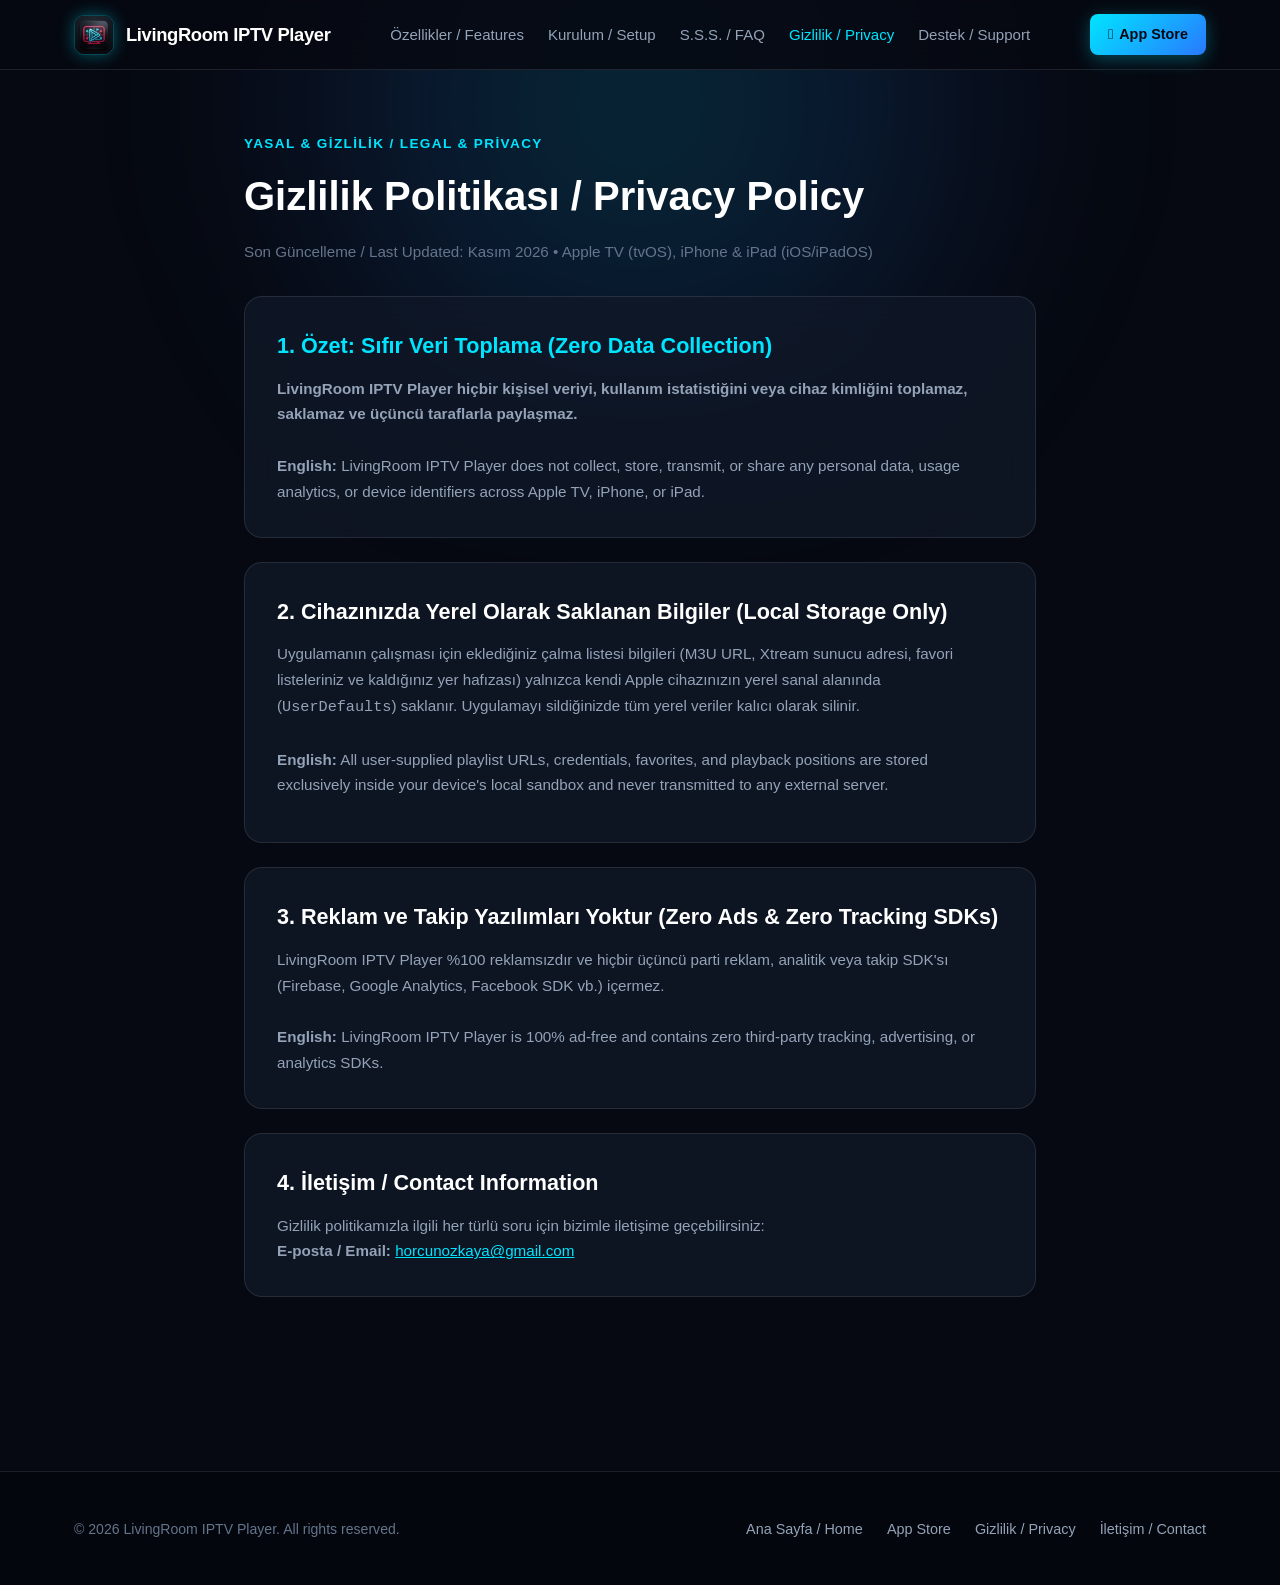
<file: privacy.html>
<!DOCTYPE html>
<html lang="tr">
<head>
  <meta charset="UTF-8">
  <meta name="viewport" content="width=device-width, initial-scale=1.0">
  <title>Gizlilik Politikası / Privacy Policy — LivingRoom IPTV Player</title>
  <meta name="description" content="Official Privacy Policy for LivingRoom IPTV Player on Apple TV, iPhone, and iPad. Zero data collection policy.">
  <link rel="stylesheet" href="assets/style.css">
  <link rel="icon" type="image/png" href="assets/app-logo.png">
</head>
<body>
  <div class="bg-glow"></div>

  <!-- Navbar -->
  <header class="navbar">
    <div class="container nav-content">
      <a href="index.html" class="nav-brand">
        <img src="assets/app-logo.png" alt="LivingRoom IPTV Player Logo" class="nav-logo">
        <span>LivingRoom IPTV Player</span>
      </a>
      <ul class="nav-links">
        <li><a href="index.html#features">Özellikler / Features</a></li>
        <li><a href="index.html#guide">Kurulum / Setup</a></li>
        <li><a href="index.html#faq">S.S.S. / FAQ</a></li>
        <li><a href="privacy.html" style="color: var(--accent-cyan);">Gizlilik / Privacy</a></li>
        <li><a href="index.html#contact">Destek / Support</a></li>
      </ul>
      <div class="nav-actions">
        <a href="https://apps.apple.com/tr/app/livingroom-iptv-player/id6827553919?l=tr" target="_blank" rel="noopener" class="btn-nav-download">
          <span></span>
          <span>App Store</span>
        </a>
      </div>
    </div>
    <!-- Meta Pixel Code -->
<script>
!function(f,b,e,v,n,t,s){if(f.fbq)return;n=f.fbq=function(){n.callMethod?
n.callMethod.apply(n,arguments):n.queue.push(arguments)};if(!f._fbq)f._fbq=n;
n.push=n;n.loaded=!0;n.version='2.0';n.queue=[];t=b.createElement(e);t.async=!0;
t.src=v;s=b.getElementsByTagName(e)[0];s.parentNode.insertBefore(t,s)}(window,
document,'script','https://connect.facebook.net/en_US/fbevents.js');
fbq('init', '1131233932855318');
fbq('track', 'PageView');
</script>
<noscript><img height="1" width="1" style="display:none"
src="https://www.facebook.com/tr?id=1131233932855318&ev=PageView&noscript=1"/></noscript>
<!-- End Meta Pixel Code -->
  </header>

  <main style="padding: 60px 0 80px;">
    <div class="container" style="max-width: 840px;">
      <div style="margin-bottom: 32px;">
        <span class="tag" style="color: var(--accent-cyan); font-weight: 700; text-transform: uppercase; font-size: 0.85rem; letter-spacing: 0.1em;">Yasal & Gizlilik / Legal & Privacy</span>
        <h1 style="font-size: 2.5rem; font-weight: 800; margin-top: 8px; margin-bottom: 12px;">Gizlilik Politikası / Privacy Policy</h1>
        <p style="color: var(--text-muted); font-size: 0.95rem;">Son Güncelleme / Last Updated: Kasım 2026 • Apple TV (tvOS), iPhone & iPad (iOS/iPadOS)</p>
      </div>

      <div class="card" style="margin-bottom: 24px; padding: 32px;">
        <h2 style="font-size: 1.35rem; margin-bottom: 12px; color: var(--accent-cyan);">1. Özet: Sıfır Veri Toplama (Zero Data Collection)</h2>
        <p style="color: var(--text-secondary); line-height: 1.7;">
          <strong>LivingRoom IPTV Player hiçbir kişisel veriyi, kullanım istatistiğini veya cihaz kimliğini toplamaz, saklamaz ve üçüncü taraflarla paylaşmaz.</strong><br><br>
          <strong>English:</strong> LivingRoom IPTV Player does not collect, store, transmit, or share any personal data, usage analytics, or device identifiers across Apple TV, iPhone, or iPad.
        </p>
      </div>

      <div class="card" style="margin-bottom: 24px; padding: 32px;">
        <h2 style="font-size: 1.35rem; margin-bottom: 12px;">2. Cihazınızda Yerel Olarak Saklanan Bilgiler (Local Storage Only)</h2>
        <p style="color: var(--text-secondary); line-height: 1.7; margin-bottom: 12px;">
          Uygulamanın çalışması için eklediğiniz çalma listesi bilgileri (M3U URL, Xtream sunucu adresi, favori listeleriniz ve kaldığınız yer hafızası) yalnızca kendi Apple cihazınızın yerel sanal alanında (<code>UserDefaults</code>) saklanır. Uygulamayı sildiğinizde tüm yerel veriler kalıcı olarak silinir.<br><br>
          <strong>English:</strong> All user-supplied playlist URLs, credentials, favorites, and playback positions are stored exclusively inside your device's local sandbox and never transmitted to any external server.
        </p>
      </div>

      <div class="card" style="margin-bottom: 24px; padding: 32px;">
        <h2 style="font-size: 1.35rem; margin-bottom: 12px;">3. Reklam ve Takip Yazılımları Yoktur (Zero Ads & Zero Tracking SDKs)</h2>
        <p style="color: var(--text-secondary); line-height: 1.7;">
          LivingRoom IPTV Player %100 reklamsızdır ve hiçbir üçüncü parti reklam, analitik veya takip SDK'sı (Firebase, Google Analytics, Facebook SDK vb.) içermez.<br><br>
          <strong>English:</strong> LivingRoom IPTV Player is 100% ad-free and contains zero third-party tracking, advertising, or analytics SDKs.
        </p>
      </div>

      <div class="card" style="margin-bottom: 24px; padding: 32px;">
        <h2 style="font-size: 1.35rem; margin-bottom: 12px;">4. İletişim / Contact Information</h2>
        <p style="color: var(--text-secondary); line-height: 1.7;">
          Gizlilik politikamızla ilgili her türlü soru için bizimle iletişime geçebilirsiniz:<br>
          <strong>E-posta / Email:</strong> <a href="mailto:horcunozkaya@gmail.com" style="color: var(--accent-cyan);">horcunozkaya@gmail.com</a>
        </p>
      </div>
    </div>
  </main>

  <!-- Footer -->
  <footer>
    <div class="container footer-content">
      <div class="footer-copy">
        &copy; 2026 LivingRoom IPTV Player. All rights reserved.
      </div>
      <ul class="footer-links">
        <li><a href="index.html">Ana Sayfa / Home</a></li>
        <li><a href="https://apps.apple.com/tr/app/livingroom-iptv-player/id6827553919?l=tr" target="_blank" rel="noopener">App Store</a></li>
        <li><a href="privacy.html">Gizlilik / Privacy</a></li>
        <li><a href="mailto:horcunozkaya@gmail.com">İletişim / Contact</a></li>
      </ul>
    </div>
  </footer>
</body>
</html>
</file>
<file: assets/style.css>
:root {
  --bg-primary: #060911;
  --bg-secondary: #0c1322;
  --bg-card: rgba(16, 24, 40, 0.75);
  --bg-card-hover: rgba(24, 36, 60, 0.9);
  --border-color: rgba(255, 255, 255, 0.1);
  --border-cyan: rgba(0, 229, 255, 0.45);
  --accent-cyan: #00e5ff;
  --accent-blue: #2979ff;
  --accent-purple: #7c4dff;
  --accent-green: #00e676;
  --text-primary: #ffffff;
  --text-secondary: #94a3b8;
  --text-muted: #64748b;
  --font-family: -apple-system, BlinkMacSystemFont, "SF Pro Display", "SF Pro Text", "Inter", "Segoe UI", Roboto, Helvetica, Arial, sans-serif;
  --radius-xl: 24px;
  --radius-lg: 18px;
  --radius-md: 12px;
  --radius-sm: 8px;
  --shadow-glow: 0 0 45px rgba(0, 229, 255, 0.18);
}

* {
  margin: 0;
  padding: 0;
  box-sizing: border-box;
}

html {
  scroll-behavior: smooth;
}

body {
  font-family: var(--font-family);
  background-color: var(--bg-primary);
  color: var(--text-primary);
  line-height: 1.6;
  -webkit-font-smoothing: antialiased;
  overflow-x: hidden;
}

/* Background Spotlights */
.bg-glow {
  position: fixed;
  top: -220px;
  left: 50%;
  transform: translateX(-50%);
  width: 1000px;
  height: 650px;
  background: radial-gradient(circle, rgba(0, 229, 255, 0.16) 0%, rgba(41, 121, 255, 0.12) 42%, transparent 72%);
  pointer-events: none;
  z-index: -1;
  filter: blur(85px);
}

.container {
  max-width: 1180px;
  margin: 0 auto;
  padding: 0 24px;
}

/* Navbar */
.navbar {
  position: sticky;
  top: 0;
  z-index: 100;
  background: rgba(6, 9, 17, 0.84);
  backdrop-filter: blur(24px);
  -webkit-backdrop-filter: blur(24px);
  border-bottom: 1px solid var(--border-color);
  padding: 14px 0;
}

.nav-content {
  display: flex;
  align-items: center;
  justify-content: space-between;
  gap: 16px;
}

.nav-brand {
  display: flex;
  align-items: center;
  gap: 12px;
  text-decoration: none;
  color: var(--text-primary);
  font-weight: 800;
  font-size: 1.15rem;
  letter-spacing: -0.02em;
}

.nav-logo {
  width: 40px;
  height: 40px;
  border-radius: 10px;
  object-fit: cover;
  box-shadow: 0 0 16px rgba(0, 229, 255, 0.35);
  border: 1px solid rgba(0, 229, 255, 0.3);
}

.nav-links {
  display: flex;
  align-items: center;
  gap: 24px;
  list-style: none;
}

.nav-links a {
  text-decoration: none;
  color: var(--text-secondary);
  font-size: 0.94rem;
  font-weight: 500;
  transition: color 0.2s ease;
}

.nav-links a:hover {
  color: var(--accent-cyan);
}

.nav-actions {
  display: flex;
  align-items: center;
  gap: 12px;
}

.lang-switch {
  background: rgba(255, 255, 255, 0.07);
  border: 1px solid var(--border-color);
  color: var(--text-primary);
  padding: 7px 13px;
  border-radius: var(--radius-sm);
  font-size: 0.85rem;
  font-weight: 700;
  cursor: pointer;
  transition: all 0.2s ease;
}

.lang-switch:hover {
  border-color: var(--accent-cyan);
  color: var(--accent-cyan);
}

.btn-nav-download {
  background: linear-gradient(135deg, var(--accent-cyan), var(--accent-blue));
  color: #040914 !important;
  font-weight: 700 !important;
  font-size: 0.9rem;
  padding: 9px 18px;
  border-radius: var(--radius-sm);
  text-decoration: none;
  display: inline-flex;
  align-items: center;
  gap: 6px;
  box-shadow: 0 4px 18px rgba(0, 229, 255, 0.3);
  transition: transform 0.2s ease, box-shadow 0.2s ease;
}

.btn-nav-download:hover {
  transform: translateY(-2px);
  box-shadow: 0 6px 24px rgba(0, 229, 255, 0.5);
}

/* Hero Section */
.hero {
  padding: 72px 0 56px;
  text-align: center;
}

.hero-badges {
  display: flex;
  justify-content: center;
  gap: 12px;
  flex-wrap: wrap;
  margin-bottom: 24px;
}

.badge-pill {
  display: inline-flex;
  align-items: center;
  gap: 8px;
  padding: 7px 18px;
  background: rgba(255, 255, 255, 0.06);
  border: 1px solid rgba(255, 255, 255, 0.14);
  border-radius: 50px;
  font-size: 0.88rem;
  font-weight: 600;
  color: var(--text-primary);
}

.badge-pill.highlight {
  background: rgba(0, 229, 255, 0.12);
  border-color: var(--border-cyan);
  color: var(--accent-cyan);
  box-shadow: 0 0 24px rgba(0, 229, 255, 0.2);
}

.hero h1 {
  font-size: 3.5rem;
  font-weight: 800;
  letter-spacing: -0.03em;
  line-height: 1.14;
  margin-bottom: 20px;
  background: linear-gradient(180deg, #ffffff 35%, #94a3b8 100%);
  -webkit-background-clip: text;
  -webkit-text-fill-color: transparent;
}

.hero p.subtitle {
  font-size: 1.22rem;
  color: var(--text-secondary);
  max-width: 720px;
  margin: 0 auto 32px;
  line-height: 1.55;
}

/* Pricing Highlight Banner inside Hero */
.price-banner {
  display: inline-flex;
  align-items: center;
  gap: 16px;
  flex-wrap: wrap;
  justify-content: center;
  background: linear-gradient(135deg, rgba(6, 26, 38, 0.92), rgba(12, 20, 38, 0.95));
  border: 1.5px solid var(--border-cyan);
  border-radius: 60px;
  padding: 12px 28px;
  margin-bottom: 34px;
  box-shadow: 0 0 30px rgba(0, 229, 255, 0.22);
}

.price-tag {
  font-size: 1.25rem;
  font-weight: 800;
  color: var(--accent-cyan);
  letter-spacing: 0.01em;
}

.price-divider {
  color: var(--text-muted);
}

.price-feature {
  font-size: 1rem;
  font-weight: 700;
  color: #ffffff;
}

.hero-buttons {
  display: flex;
  justify-content: center;
  gap: 16px;
  margin-bottom: 24px;
  flex-wrap: wrap;
}

.btn-appstore {
  background: linear-gradient(135deg, #00e5ff, #2979ff);
  color: #040811;
  text-decoration: none;
  font-weight: 800;
  font-size: 1.08rem;
  padding: 16px 34px;
  border-radius: var(--radius-md);
  display: inline-flex;
  align-items: center;
  gap: 10px;
  box-shadow: 0 10px 30px rgba(0, 229, 255, 0.35);
  transition: transform 0.2s ease, box-shadow 0.2s ease;
}

.btn-appstore:hover {
  transform: translateY(-3px);
  box-shadow: 0 14px 36px rgba(0, 229, 255, 0.52);
}

.btn-secondary {
  background: rgba(255, 255, 255, 0.07);
  border: 1px solid var(--border-color);
  color: #fff;
  text-decoration: none;
  font-weight: 600;
  font-size: 1.02rem;
  padding: 16px 28px;
  border-radius: var(--radius-md);
  transition: background 0.2s ease, border-color 0.2s ease;
}

.btn-secondary:hover {
  background: rgba(255, 255, 255, 0.13);
  border-color: rgba(255, 255, 255, 0.28);
}

.disclaimer-note {
  font-size: 0.86rem;
  color: var(--text-muted);
  max-width: 680px;
  margin: 0 auto 48px;
  padding: 8px 18px;
  border-radius: 50px;
  background: rgba(255, 255, 255, 0.03);
  border: 1px solid rgba(255, 255, 255, 0.07);
}

/* Showcase Grid */
.showcase-grid {
  display: grid;
  grid-template-columns: repeat(3, 1fr);
  gap: 24px;
  max-width: 1120px;
  margin: 0 auto;
}

.showcase-card {
  border-radius: var(--radius-lg);
  overflow: hidden;
  border: 1px solid var(--border-color);
  box-shadow: 0 20px 50px rgba(0, 0, 0, 0.65);
  transition: transform 0.3s ease, border-color 0.3s ease;
  background: var(--bg-secondary);
}

.showcase-card:hover {
  transform: translateY(-6px);
  border-color: var(--border-cyan);
}

.showcase-card img {
  width: 100%;
  height: auto;
  display: block;
}

/* Features Section */
.features {
  padding: 90px 0 60px;
}

.section-header {
  text-align: center;
  max-width: 640px;
  margin: 0 auto 54px;
}

.section-header .tag {
  color: var(--accent-cyan);
  font-weight: 700;
  text-transform: uppercase;
  font-size: 0.85rem;
  letter-spacing: 0.1em;
  margin-bottom: 10px;
  display: block;
}

.section-header h2 {
  font-size: 2.3rem;
  font-weight: 800;
  margin-bottom: 14px;
  letter-spacing: -0.02em;
}

.section-header p {
  color: var(--text-secondary);
  font-size: 1.05rem;
}

.grid-3 {
  display: grid;
  grid-template-columns: repeat(auto-fit, minmax(320px, 1fr));
  gap: 26px;
}

.card {
  background: var(--bg-card);
  backdrop-filter: blur(20px);
  border: 1px solid var(--border-color);
  border-radius: var(--radius-lg);
  padding: 32px 28px;
  transition: transform 0.25s ease, border-color 0.25s ease, background 0.25s ease;
}

.card:hover {
  transform: translateY(-4px);
  background: var(--bg-card-hover);
  border-color: var(--border-cyan);
}

.card-icon {
  font-size: 2.1rem;
  margin-bottom: 16px;
  display: inline-block;
}

.card h3 {
  font-size: 1.22rem;
  font-weight: 700;
  margin-bottom: 10px;
}

.card p {
  color: var(--text-secondary);
  font-size: 0.95rem;
  line-height: 1.55;
}

/* Setup Guide */
.setup-guide {
  padding: 60px 0;
}

.steps-list {
  display: flex;
  flex-direction: column;
  gap: 18px;
  max-width: 840px;
  margin: 0 auto;
}

.step-card {
  display: flex;
  gap: 22px;
  background: var(--bg-card);
  border: 1px solid var(--border-color);
  border-radius: var(--radius-md);
  padding: 24px;
  align-items: flex-start;
}

.step-number {
  flex-shrink: 0;
  width: 44px;
  height: 44px;
  border-radius: 50%;
  background: linear-gradient(135deg, var(--accent-cyan), var(--accent-blue));
  color: #040914;
  font-weight: 800;
  font-size: 1.15rem;
  display: flex;
  align-items: center;
  justify-content: center;
}

.step-info h4 {
  font-size: 1.15rem;
  font-weight: 700;
  margin-bottom: 6px;
}

.step-info p {
  color: var(--text-secondary);
  font-size: 0.95rem;
}

/* FAQ Section */
.faq-section {
  padding: 70px 0;
}

.faq-list {
  max-width: 840px;
  margin: 0 auto;
  display: flex;
  flex-direction: column;
  gap: 14px;
}

.faq-item {
  background: var(--bg-card);
  border: 1px solid var(--border-color);
  border-radius: var(--radius-md);
  overflow: hidden;
}

.faq-question {
  width: 100%;
  text-align: left;
  padding: 20px 24px;
  background: none;
  border: none;
  color: var(--text-primary);
  font-size: 1.05rem;
  font-weight: 600;
  font-family: inherit;
  cursor: pointer;
  display: flex;
  justify-content: space-between;
  align-items: center;
}

.faq-question:hover {
  color: var(--accent-cyan);
}

.faq-icon {
  transition: transform 0.3s ease;
  font-size: 1.3rem;
  color: var(--text-muted);
}

.faq-item.active .faq-icon {
  transform: rotate(45deg);
  color: var(--accent-cyan);
}

.faq-answer {
  max-height: 0;
  overflow: hidden;
  transition: max-height 0.3s ease, padding 0.3s ease;
  color: var(--text-secondary);
  font-size: 0.95rem;
  padding: 0 24px;
  line-height: 1.6;
}

.faq-item.active .faq-answer {
  max-height: 320px;
  padding: 0 24px 20px;
}

/* Support Card */
.contact-section {
  padding: 40px 0 20px;
}

.support-card {
  max-width: 840px;
  margin: 0 auto;
  background: linear-gradient(180deg, rgba(16, 26, 46, 0.92) 0%, rgba(10, 16, 30, 0.96) 100%);
  border: 1px solid var(--border-cyan);
  border-radius: var(--radius-xl);
  padding: 44px 36px;
  box-shadow: var(--shadow-glow);
  text-align: center;
}

.support-card h3 {
  font-size: 1.85rem;
  font-weight: 800;
  margin-bottom: 12px;
}

.support-card p {
  color: var(--text-secondary);
  font-size: 1.05rem;
  margin-bottom: 28px;
}

.contact-badges {
  display: flex;
  justify-content: center;
  gap: 16px;
  flex-wrap: wrap;
}

.contact-pill {
  display: inline-flex;
  align-items: center;
  gap: 10px;
  padding: 13px 24px;
  border-radius: var(--radius-md);
  background: rgba(255, 255, 255, 0.06);
  border: 1px solid var(--border-color);
  color: var(--text-primary);
  text-decoration: none;
  font-weight: 600;
  transition: all 0.2s ease;
}

.contact-pill:hover {
  background: rgba(0, 229, 255, 0.12);
  border-color: var(--accent-cyan);
  transform: translateY(-2px);
}

/* Footer */
footer {
  border-top: 1px solid var(--border-color);
  padding: 44px 0;
  margin-top: 70px;
  background: rgba(4, 7, 13, 0.95);
}

.footer-content {
  display: flex;
  justify-content: space-between;
  align-items: center;
  flex-wrap: wrap;
  gap: 20px;
}

.footer-copy {
  color: var(--text-muted);
  font-size: 0.88rem;
}

.footer-links {
  display: flex;
  gap: 24px;
  list-style: none;
  flex-wrap: wrap;
}

.footer-links a {
  color: var(--text-secondary);
  text-decoration: none;
  font-size: 0.9rem;
  transition: color 0.2s ease;
}

.footer-links a:hover {
  color: var(--accent-cyan);
}

/* Responsive */
@media (max-width: 900px) {
  .showcase-grid {
    grid-template-columns: 1fr;
    max-width: 520px;
  }
}

@media (max-width: 768px) {
  .hero h1 {
    font-size: 2.35rem;
  }
  .nav-links {
    display: none;
  }
  .price-banner {
    border-radius: 20px;
    padding: 14px 20px;
  }
  .step-card {
    flex-direction: column;
    gap: 14px;
  }
  .support-card {
    padding: 28px 20px;
  }
}
</file>
